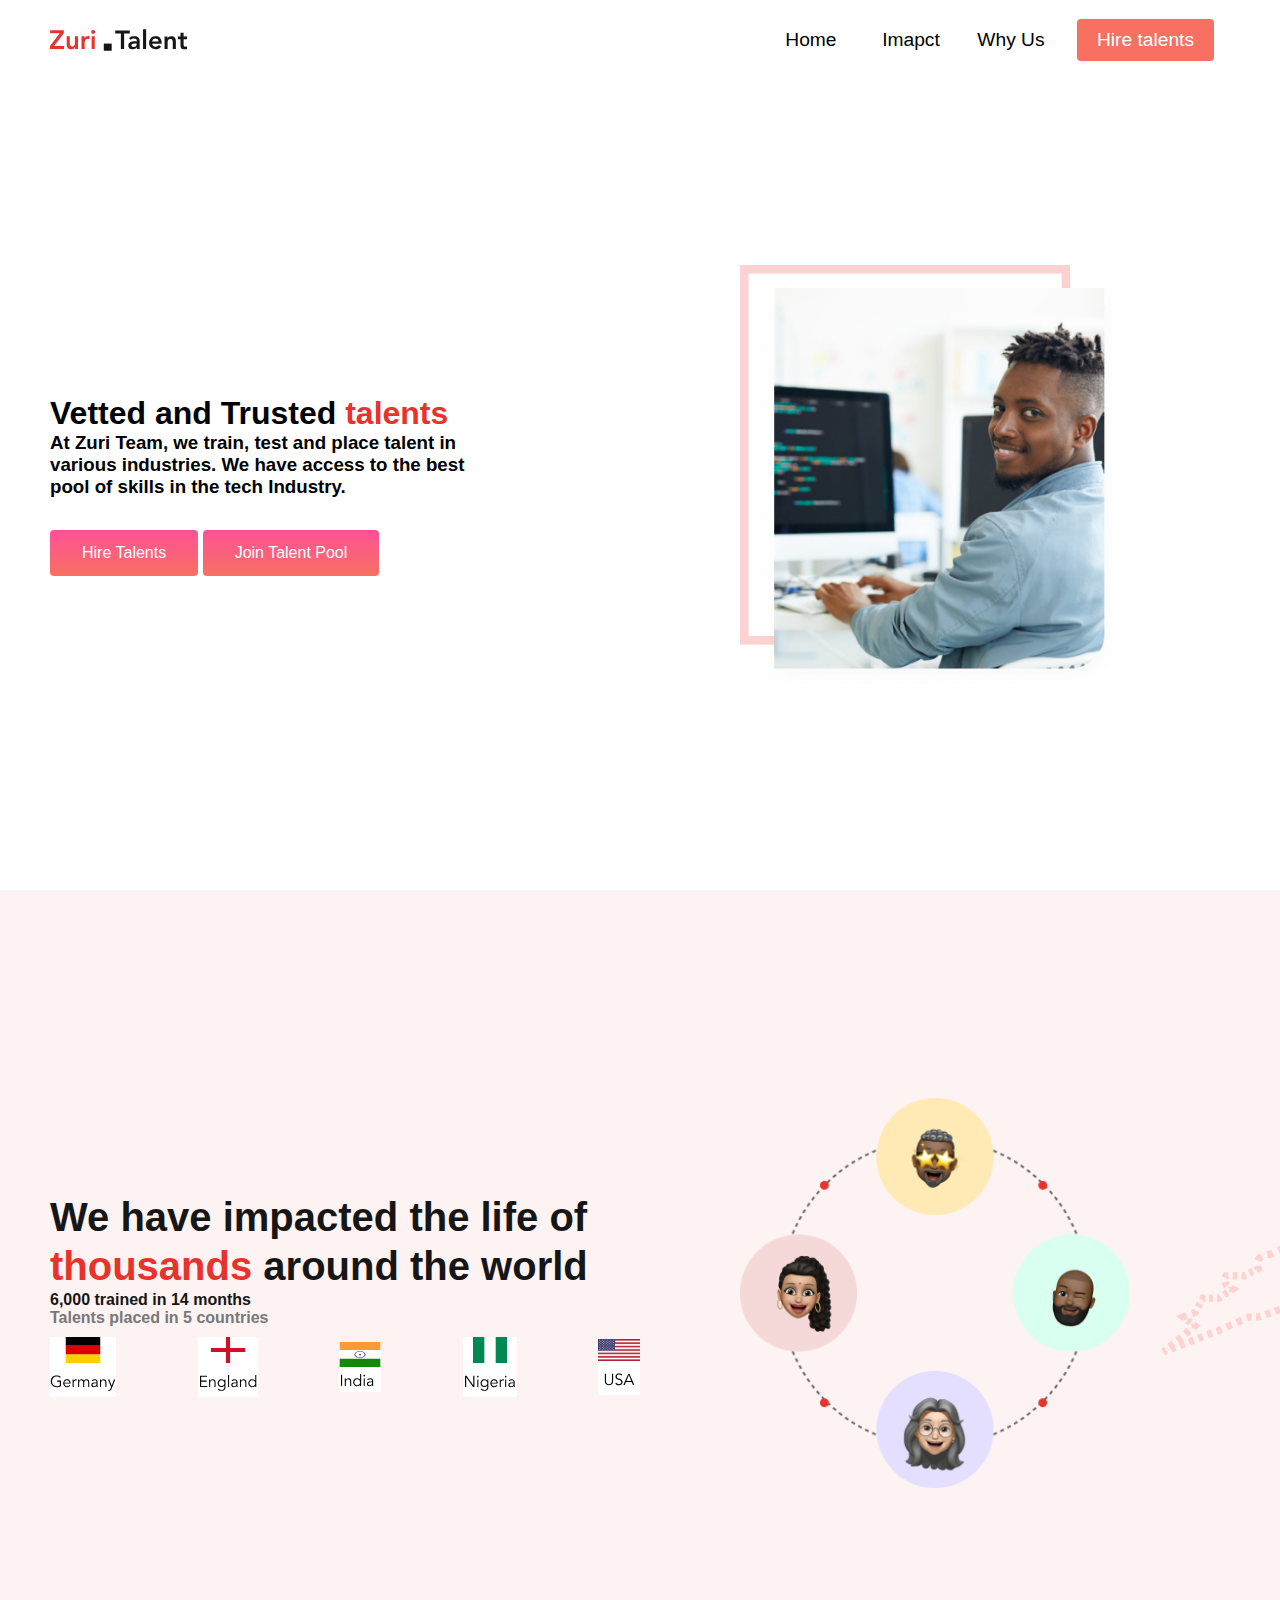
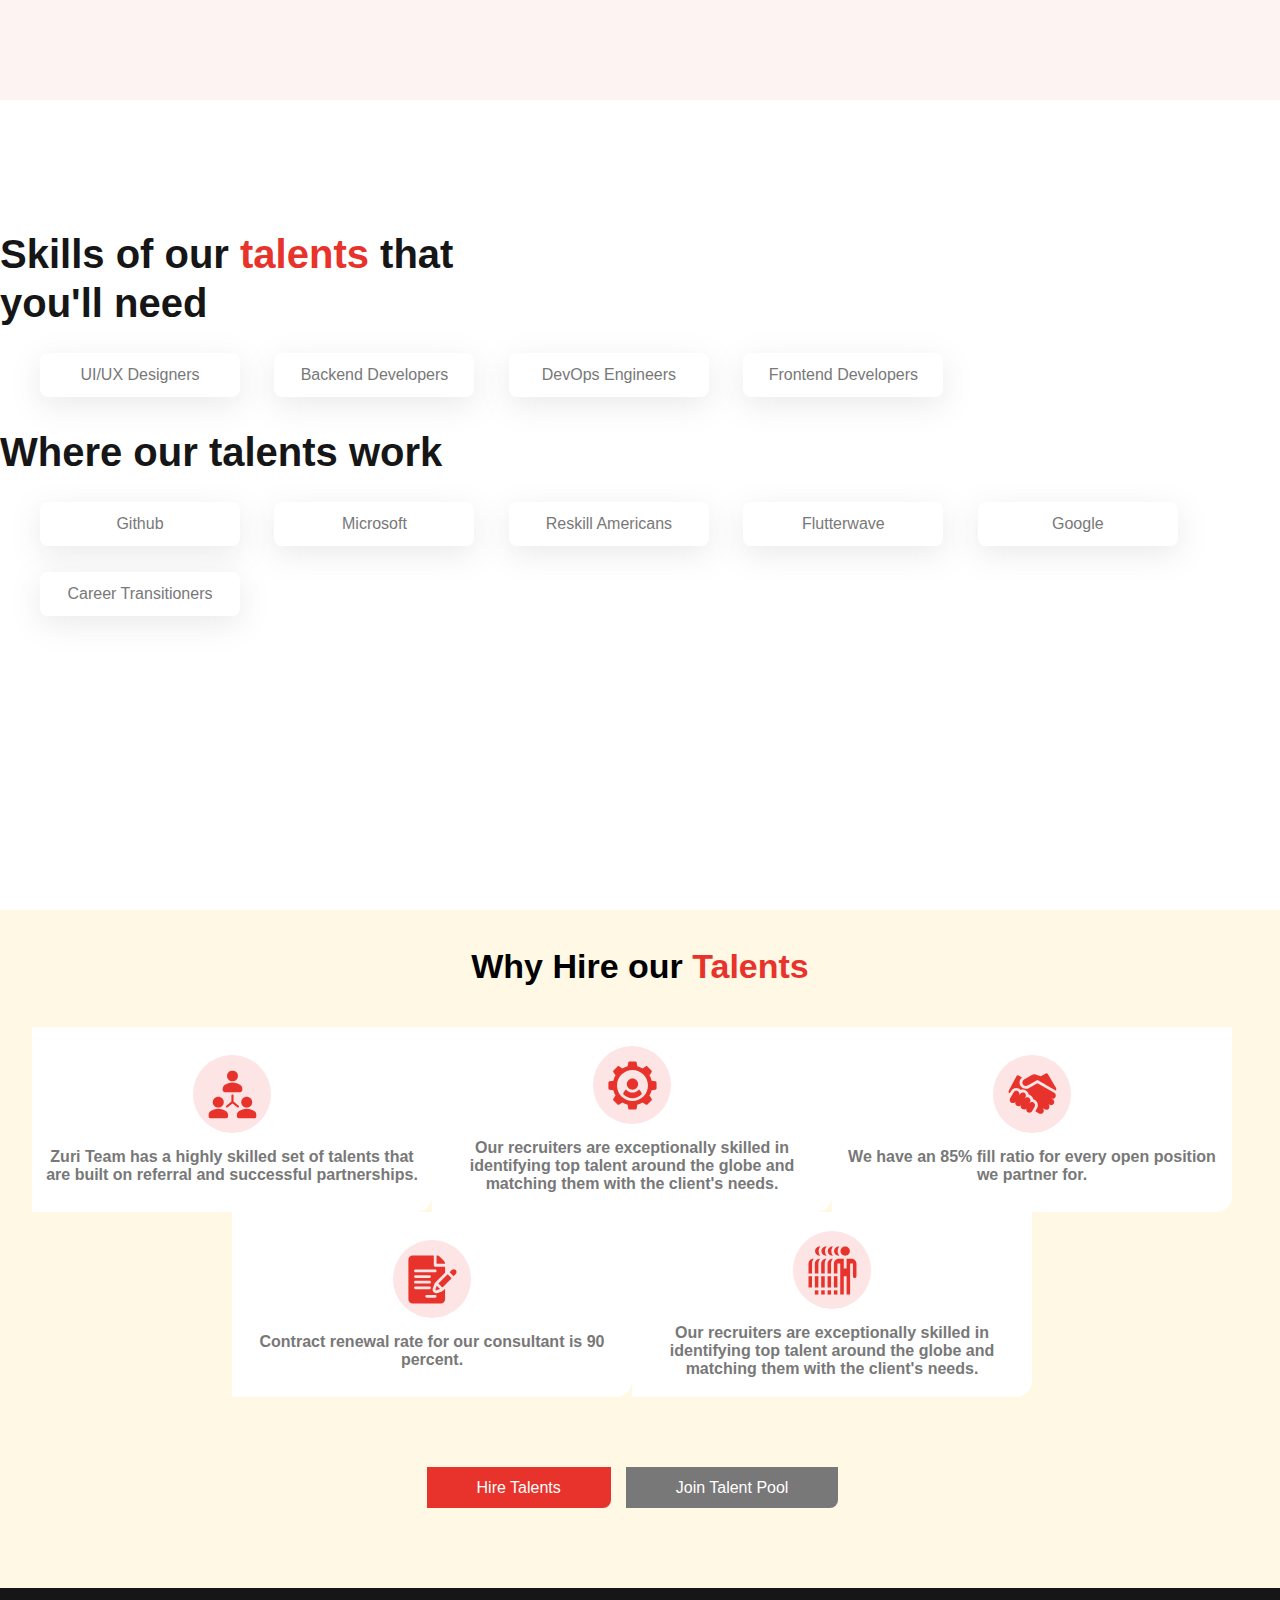
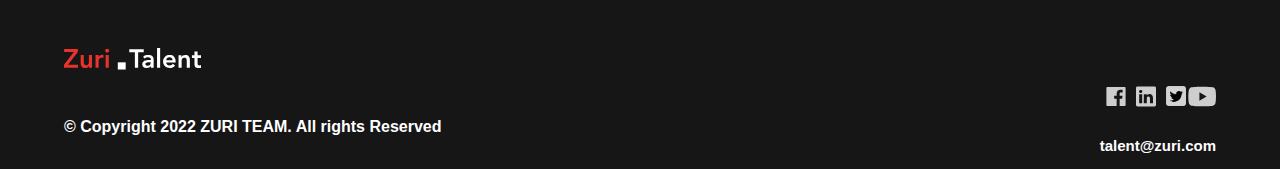
<file: I need Industry experience/index2.html>
<!DOCTYPE html>
<html lang="en">
<head>
    <meta charset="utf-8" />
    <link rel="icon" href="/favicon.ico" />
    <meta name="viewport" content="width=device-width,initial-scale=1" />
    <meta name="theme-color" content="#000000" />
    <meta name="Zuri training by ingressive for good" content=" Basic introduction to software development and design aimed at complete beginners which anyone can join." />
    <link rel="”preload”" href="/fonts/Graphik-Medium.woff2" />
    <link rel="”preload”" href="/fonts/Graphik-Semibold.woff2" />
    <link rel="”preload”" href="/fonts/Graphik-Regular.woff2" />
    <link rel="apple-touch-icon" href="/logo192.jpg" />
    <link rel="manifest" href="/manifest.json" />
    <title>Zuri</title>
    <meta name="title" content="Basic introduction to software development and design aimed at complete beginners which anyone can join. ">
    <meta name="description" content="Basic introduction to software development and design aimed at complete beginners which anyone can join.">
    <meta property="og:type" content="website">
    <meta property="og:url" content="">
    <meta property="og:title" content="Basic introduction to software development and design aimed at complete beginners which anyone can join. ">
    <meta property="og:description" content="Basic introduction to software development and design aimed at complete beginners which anyone can join.">
    <meta property="og:image" content="./zuri.jpeg">
    <meta property="twitter:card" content="summary_large_image">
    <meta property="twitter:url" content="">
    <meta property="twitter:title" content="Basic introduction to software development and design aimed at complete beginners which anyone can join. ">
    <meta property="twitter:description" content="Basic introduction to software development and design aimed at complete beginners which anyone can join.">
    <link rel="stylesheet" href="style.css">
    <link href="http://fonts.cdnfonts.com/css/graphik" rel="stylesheet">
                
</head>
<body>
    <nav class="navbar">
        <div class="navbar__container">
            <a href="/" id="navbar__logo"><img src="./images/logo2.svg"></a>
            <div class="navbar__toggle" id="mobile-menu">
                <span class="bar"></span>
                <span class="bar"></span>
                <span class="bar"></span>
            </div>
            <ul class="navbar__menu">
                <li class="navbar__item">
                    <a href="/" class="navbar__links">Home</a>
                </li>
                <li class="navbar__item">
                    <a href="/tech.html" class="navbar__links">Imapct</a>
                </li>
                <li class="navbar__item">
                    <a href="/" class="navbar__links">Why Us</a>
                </li>
                <li class="navbar__btn">
                    <a href="/" class="button">Hire talents</a>
                </li>
            </ul>
        </div>
    </nav>
    <div class="main">
        <div class="main__container">
            <div class="main__content">
                <p><h1>Vetted and Trusted <span style="color: rgb(231, 51, 43);"> talents</span></h1></p>
                <p><h3>At Zuri Team, we train, test and place talent in</br>various industries. We have access to the best</br>pool of skills in the tech Industry.</h3></p>
                <button class="main__btn"><a href="">Hire Talents</a></button>
                <button class="main__btn"><a href="">Join Talent Pool</a></button>
            </div>
            <div class="main__img--container">
              <img src="./images/section1.png" alt="pic" id="main__img">  
            </div>
        </div>
    </div>
    
    <div class="main2">
        <div class="main__container2">
            <div class="main__content2">
                <p><h1>We have impacted the life of <span style="color: rgb(231, 51, 43);">thousands </span>around the world</h1></p>
                <p><h4>6,000 trained in 14 months</h4></p>
                <p><h4><span>Talents placed in 5 countries</span></h4></p>
                <nav>
                    <ul class="country">
                        <li class="bar" alt width="75%"><img src="./images/GER.svg"></li>
                        <li class="bar" alt width="75%"><img src="./images/ENG.svg"></li>
                        <li class="bar" alt width="75%"><img src="./images/ind.svg"></li>
                        <li class="bar" alt width="75%"><img src="./images/NIG.svg"></li>
                        <li class="bar" alt width="75%"><img src="./images/ussa.svg"></li>
                    </ul>
                </nav>
            </div>
            <div class="main__img--container">
              <img src="./images/section2.png" alt="pic" id="main__img">
            </div>
        </div>
        <div class="main3">
            <div class="main__container3">
                <div class="main__content3">
                    <p><h1>Skills of our <span style="color: rgb(231, 51, 43);">talents</span> that</br>you'll need</h1></p>
                    <div class="col">
                        <div class="card card1">
                            <h5>UI/UX Designers</h5>
                        </div>
                        <div class="card card2">
                            <h5>Backend Developers</h5>
                        </div>
                        <div class="card card3">
                            <h5>DevOps Engineers</h5>
                        </div>
                        <div class="card card4">
                            <h5>Frontend Developers</h5>
                        </div>
                    </div>
                    <h1 class="four">Where our talents work</h1>
                    <div class="col">
                        <div class="card card1">
                            <h5>Github</h5>
                        </div>
                        <div class="card card2">
                            <h5>Microsoft</h5>
                        </div>
                        <div class="card card3">
                            <h5>Reskill Americans</h5>
                        </div>
                        <div class="card card4">
                            <h5>Flutterwave</h5>
                        </div>
                        <div class="card card4">
                            <h5>Google</h5>
                        </div>
                        <div class="card card4">
                            <h5>Career Transitioners</h5>
                        </div>
                    </div>
                </div>
            </div>
        </div>
    </div>
    <div class="main4">
        <div class="main__container4">
            <div class="main__content4">
                <p style="padding-top: 45px;"><h1>Why Hire our <span style="color: rgb(231, 51, 43);"> Talents</span></h1></p>
            </div>
            <div class="main__section">
                <div class="section">
                    <img src="./images/people.svg" width="78px" alt="">
                    <p style="padding-top: 15px;"><h4>Zuri Team has a highly skilled set of talents that are built on referral and successful partnerships.</h4></p>
                </div>
                <div class="section">
                    <img src="./images/mech.svg" width="78px" alt="">
                    <p style="padding-top: 15px;"><h4>Our recruiters are exceptionally skilled in identifying top talent around the globe and matching them with the client's needs.</h4></p>
                </div>
                <div class="section">
                    <img src="./images/hand.svg" width="78px" alt="">
                    <p style="padding-top: 15px;"><h4>We have an 85% fill ratio for every open position we partner for.</h4></p>
                </div>
                <div class="section">
                    <img src="./images/write.svg" width="78px" alt="">
                    <p style="padding-top: 15px;"><h4>Contract renewal rate for our consultant is 90 percent.</h4></p>
                </div>
                <div class="section">
                    <img src="./images/many.svg" width="78px" alt="">
                    <p style="padding-top: 15px;"><h4>Our recruiters are exceptionally skilled in identifying top talent around the globe and matching them with the client's needs.</h4></p>
                </div>
            </div>
            <div class="buttonn">
                <button class="main__button1"><a href="">Hire Talents</a></button>
                <button class="main__button2"><a href="">Join Talent Pool</a></button>
            </div>
        </div>
    </div>

    <div class="main5">
        <div class="main__container5">
            <div class="main__content5">
                <a href="/" id="logo"><img src="./images/logo22.svg"></a>
                <p><h4>© Copyright 2022 ZURI TEAM. All rights Reserved</h4></p>
            </div>
            <div class="socials">
                <a href="">
                    <img src="./images/facebook.svg">
                </a>
                <a href="">
                    <img src="./images/linkd.svg">
                </a>
                <a class="tw" href="">
                    <img src="./images/twit.png">
                </a>
                <a href="">
                    <img src="./images/youtube.svg">
                </a>
            </div>
            <div class="mail">
                <p><h4>talent@zuri.com</h4></p>
            </div>
        </div>
    </div>
</body>
</html>
</file>
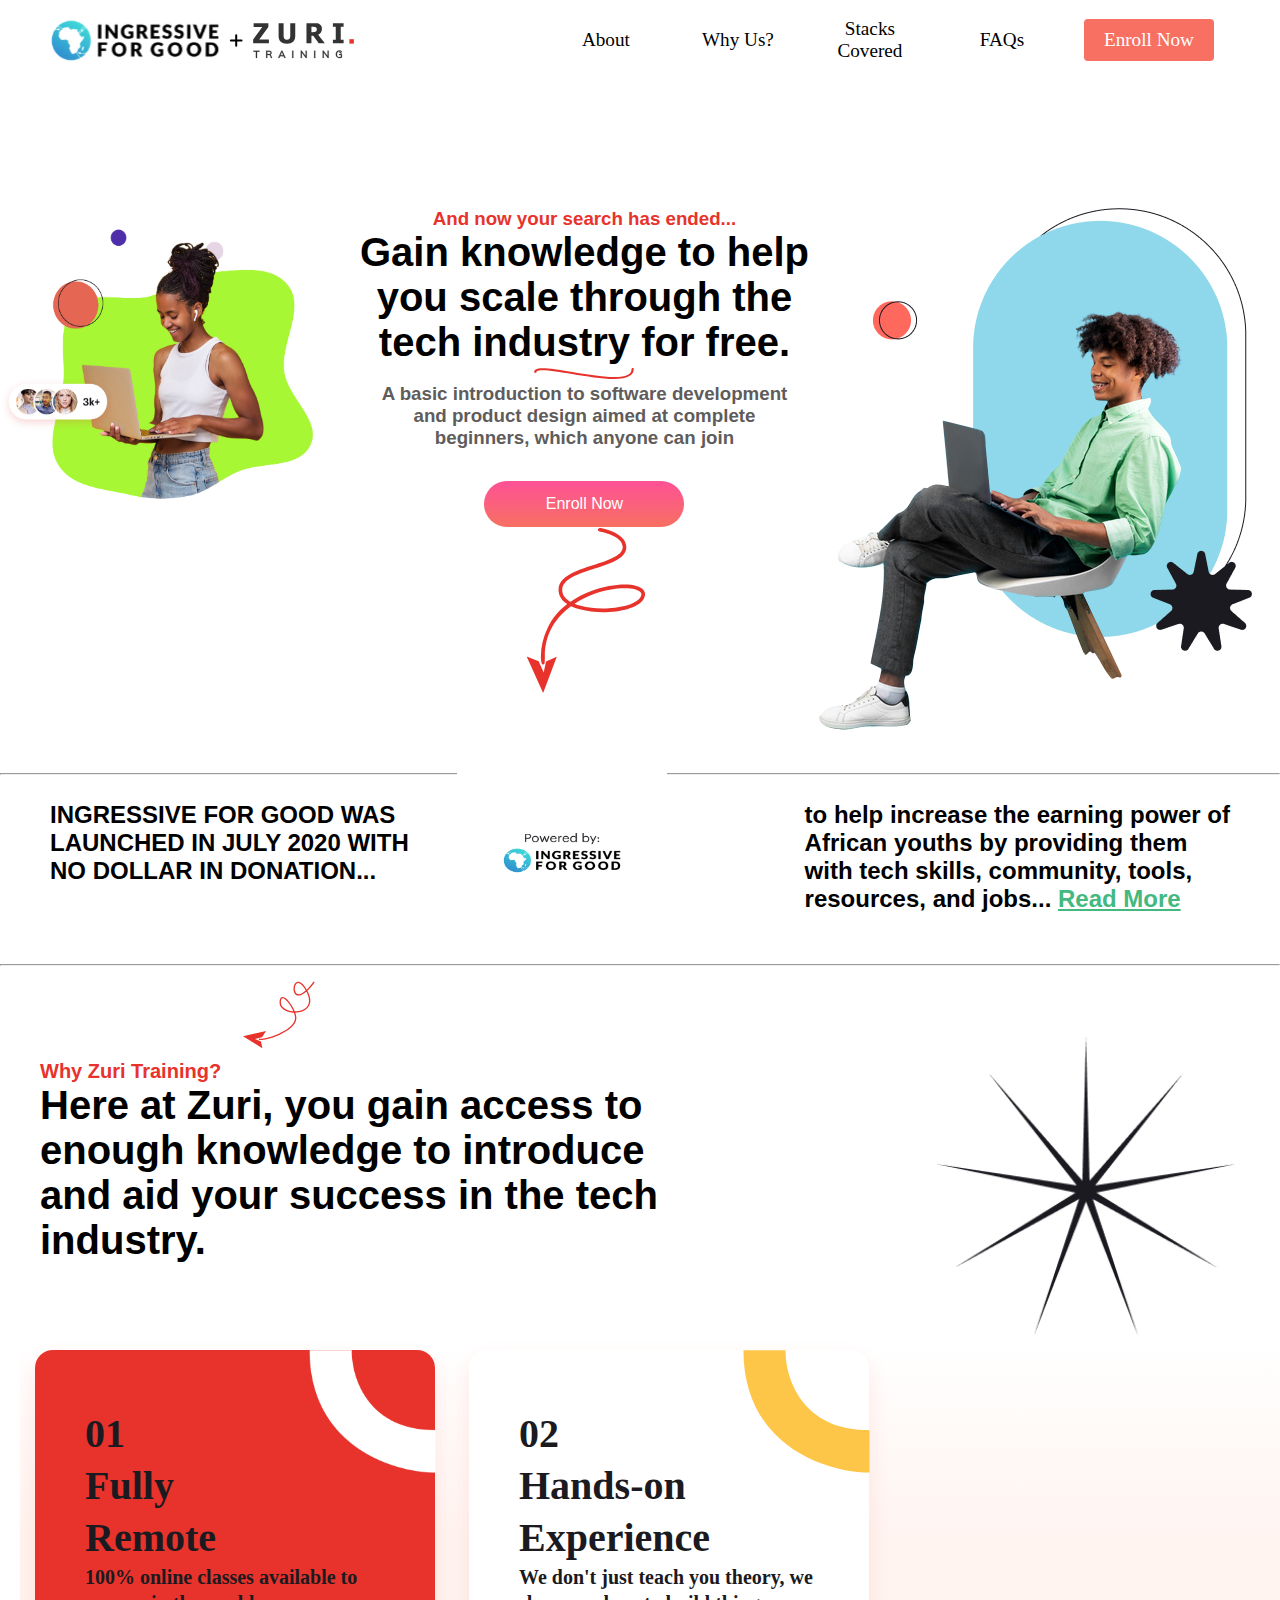
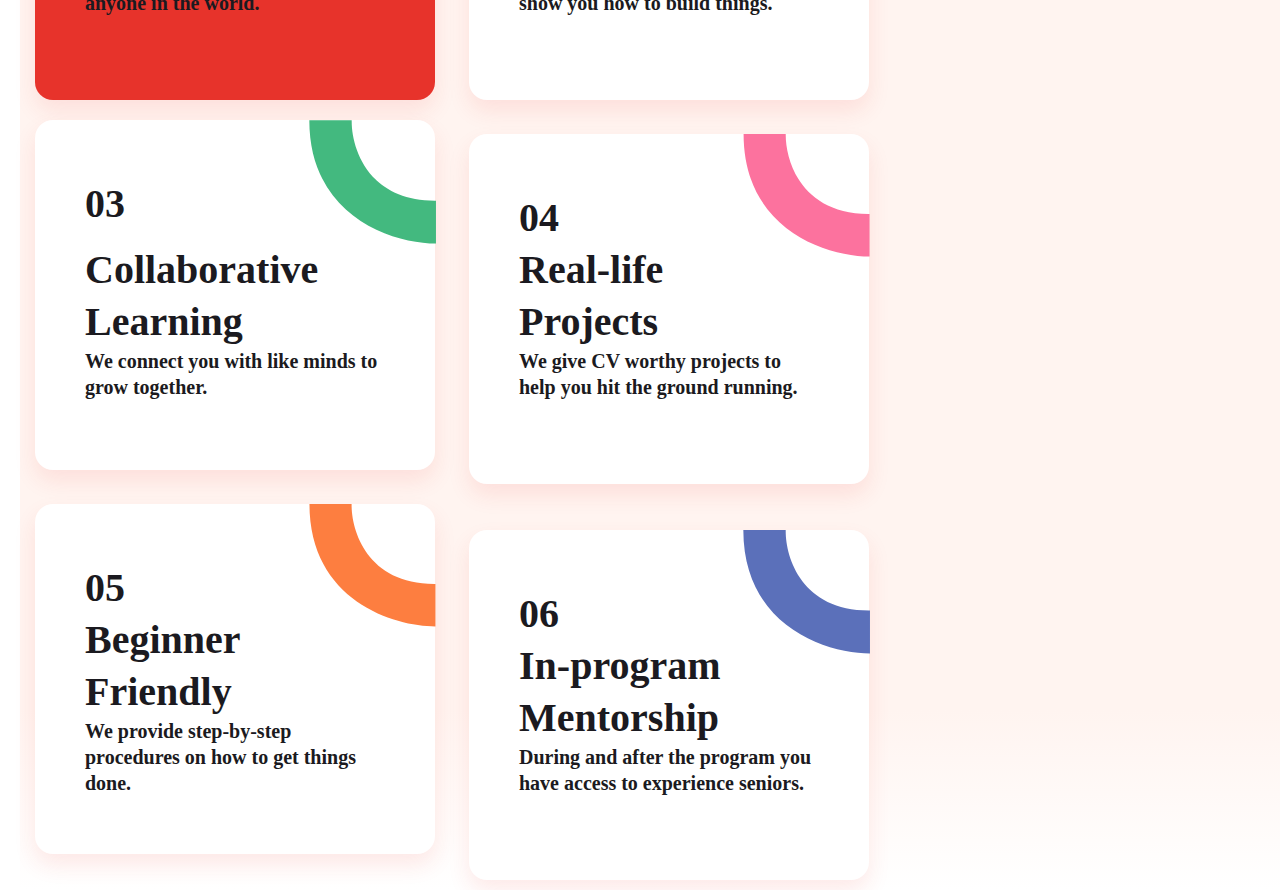
<file: I'm new in the industry/index1.html>
<!DOCTYPE html>
<html lang="en">
<head>
    <meta charset="UTF-8">
    <meta http-equiv="X-UA-Compatible" content="IE=edge">
    <meta name="viewport" content="width=device-width, initial-scale=1.0">
    <title>Document</title>
    <link rel="stylesheet" href="style1.css">
    <link href="http://fonts.cdnfonts.com/css/graphik" rel="stylesheet">
                
</head>
<body>
    <nav class="navbar">
        <div class="navbar__container">
            <a href="/" id="navbar__logo"><img src="./images/logo.svg"></a>
            <div class="navbar__toggle" id="mobile-menu">
                <span class="bar"></span>
                <span class="bar"></span>
                <span class="bar"></span>
            </div>
            <ul class="navbar__menu">
                <li class="navbar__item">
                    <a href="/" class="navbar__links">About</a>
                </li>
                <li class="navbar__item">
                    <a href="/tech.html" class="navbar__links">Why Us?</a>
                </li>
                <li class="navbar__item">
                    <a href="/" class="navbar__links">Stacks Covered</a>
                </li>
                <li class="navbar__item">
                    <a href="/" class="navbar__links">FAQs</a>
                </li>
                <li class="navbar__btn">
                    <a href="/" class="button">Enroll Now</a>
                </li>
            </ul>
        </div>
    </nav>

    <div class="main">
        <div class="main__left">
            <img src="./images/lady1.jpg" class="img">
        </div>
        <div class="main__middle">
            <p><h3><span style="color: rgb(231, 51, 43);">And now your search has ended...</span></h3></p>
            <p><h1>Gain knowledge to help</br>you scale through the</br>tech industry for free.</h1></p>
            <img src="./images/line.svg" width="100px">
            <p><h3><span style="color: #5f5c5c;">A basic introduction to software development</br>and product design aimed at complete</br>beginners, which anyone can join</span></h3></p>
            <button class="main__btn"><a href="">Enroll Now</a></button>
            <div class="">
                <img src="./images/section1wire.svg" class="image">
            </div>
        </div>
        <div class="main__right">
            <img src="./images/male1.jpg">
        </div>
    </div>
    <hr>
    <div class="main2">
        <div class="main__left2">
            <p><h2><span style="color: black;">INGRESSIVE FOR GOOD WAS</br>LAUNCHED IN JULY 2020 WITH</br>NO DOLLAR IN DONATION...</span></h1></p>
        </div>
        <div class="main__middle2">
            <img src="./images/ingresive.jpg" class="img">
        </div>
        <div class="main__right2">
            <p><h2><span style="color: black;">to help increase the earning power of</br>African youths by providing them</br>with tech skills, community, tools,</br>resources, and jobs... <a href="">Read More</a></span></h2></p>
        </div>
    </div>
    <hr>
    <div class="main3">
        <div class="main__top">
            <div class="main__top_text">
                <div class="main__top_img">
                    <img src="./images/section3wire.svg" class="img">
                </div>
                <p><h3><span style="color: rgb(231, 51, 43);">Why Zuri Training?</span></h3></p>
                <p><h1><span style="color: black;">Here at Zuri, you gain access to</br>enough knowledge to introduce</br>and aid your success in the tech</br>industry.</span></h1></p>
            </div>
            <div class="main__top_star">
                <img src="./images/Star.jpg" class="img">
            </div>
        </div>
        <div class="row">
            <div class="col">
                <div class="card card1">
                    <img class="box1-image" src="./images/curve1.png" alt="">
                    <h5>01</h5>
                    <h5>Fully Remote</h5>
                    <p>100% online classes available to anyone in the world.</p>
                </div>
                <div class="card card2">
                    <img class="box1-image" src="./images/curve.svg" alt="">
                    <h5>02</h5>
                    <h5>Hands-on Experience</h5>
                    <p>We don't just teach you theory, we show you how to build things.</p>
                </div>
                <div class="card card3">
                    <img class="box1-image" src="./images/curve3.svg" alt="">
                    <h5>03</h5>
                    <h5>Collaborative Learning</h5>
                    <p>We connect you with like minds to grow together.</p>
                </div>
                <div class="card card4">
                    <img class="box1-image" src="./images/curve4.svg" alt="">
                    <h5>04</h5>
                    <h5>Real-life Projects</h5>
                    <p>We give CV worthy projects to help you hit the ground running.</p>
                </div>
                <div class="card card5">
                    <img class="box1-image" src="./images/curve5.svg" alt="">
                    <h5>05</h5>
                    <h5>Beginner Friendly</h5>
                    <p>We provide step-by-step procedures on how to get things done.</p>
                </div>
                <div class="card card6">
                    <img class="box1-image" src="./images/curve6.svg" alt="">
                    <h5>06</h5>
                    <h5>In-program Mentorship</h5>
                    <p>During and after the program you have access to experience seniors.</p>
                </div>
            </div>
        </div>
    </div>
</body>
</html>
</file>
<file: I need Industry experience/style.css>
*{
    box-sizing: border-box;
    margin: 0;
    padding: 0;
    font-family: 'kumbh Sans', sans-serif;
}
.navbar{
    background: #fff;
    height: 80px;
    display: flex;
    justify-content: center;
    align-items: center;
    font-size: 1.2rem;
    position: sticky;
    top: 0;
    z-index: 999;
}
.navbar__container{
    display: flex;
    justify-content: space-between;
    height: 80px;
    z-index: 1;
    width: 100%;
    max-width: 1300px;
    margin: 0 auto;
    padding: 0 50px;
}
#navbar__logo{
    background-color: #ff8177;
    background-image: linear-gradient(to top, #ff0844 0%, #ffb199 100%);
    background-size: 100%;
    -webkit-background-clip: text;
    -moz-background-clip: text;
    -webkit-text-fill-color: transparent;
    -moz-text-fill-color: transparent; 
    display: flex;
    align-items: center;
    cursor: pointer;
    text-decoration: none;
    font-size: 2rem;   
}
.fa-gem{
    margin-right: 0.5rem;
}
.navbar__menu{
    display: flex;
    align-items: center;
    list-style: none;
    text-align: center;
}
.navbar__item{
    height: 80px;
}
.navbar__links{
    color: black;
    display: flex;
    align-items: center;
    justify-content: center;
    text-decoration: none;
    padding: 0 1rem;
    height: 100%;
    width: 100px;
}
.navbar__btn{
    display: flex;
    justify-content: center;
    align-items: center;
    padding: 0 1rem;
    width: 100%;
}
.button{
    display: flex;
    justify-content: center;
    align-items: center;
    text-decoration: none;
    padding: 10px 20px;
    height: 100%;
    width: 100%;
    border: none;
    outline: none;
    border-radius: 4px;
    background: #f77062;
    color: #fff;
}
.button:hover{
    background: #4837ff;
    transition: all 0.3s ease;
}
.navbar__links:hover{
    color: #f77062;
    transition: all 0.3s ease;
}
main{
    background: white
}
.main__container{
    display: grid;
    grid-template-columns: 1fr 1fr;
    align-items: center;
    justify-self: center;
    margin: 0 auto;
    height: 90vh;
    background-color: #fff;
    z-index: 1;
    width: 100%;
    max-width: 1300px;
    padding: 0 50px;
}
.main__content h1{
    font-family: 'Graphik', sans-serif;                                             
}
.main__content h3{
    font-family: 'Graphik', sans-serif;                                            
}
.main__btn{
    font-size: 1rem;
    background-image: linear-gradient(to top, #f77062 0%, #fe5196 100%);
    padding: 14px 32px;
    border: none;
    border-radius: 4px;
    color: #fff;
    margin-top: 2rem;
    cursor: pointer;
    position: relative;
    transition: all 0.35s;
    outline: none;
}
.main__btn a{
    position: relative;
    z-index: 2;
    color: #fff;
    text-decoration: none; 
}
.main__btn:after{
    position: absolute;
    content: '';
    top: 0;
    left: 0;
    width: 0;
    height: 100%;
    background: #4837ff;
    transition: all 0.35s;
    border-radius: 4px;
}
.main__btn:hover{
    color: #fff;
}
.main__btn:hover:after{
    width: 100%;
}
.main__img--container{
    text-align: center;
    background: transparent;
}
#main__img{
    height: 66%;
    width: 66%;
    
}
.main2{
    background-image: url(./images/world.png);
    background-repeat: no-repeat;
    background-size: cover;
    height: 30%;
}
.main__container2{
    display: grid;
    grid-template-columns: 1fr 1fr;
    align-items: center;
    justify-self: center;
    margin: 0 auto;
    height: 90vh;
    z-index: 1;
    width: 100%;
    max-width: 1300px;
    padding: 0 50px;
}
.main__content2 h1{
    color: #161617;
    font-family: 'Graphik', sans-serif;
    font-size: 40px;
    font-style: normal;
    font-weight: 800;
    line-height: 49px;
}
.main__content2 h4{
    color: #161617!important;
    font-family: 'Graphik', sans-serif;
}
.main__content2 h4 span{
    color: #787878!important;
}
.country{
    display: flex;
    align-items: center;
    list-style: none;
    justify-content: space-between;
    margin-top: 10px;
}
.bar{
    background-color: #fff;
}
.main3{
    background-color: #fff;
}
.main__container3{
    align-items: center;
    justify-self: center;
    margin: 0 auto;
    height: 90vh;
    z-index: 1;
    width: 100%;
    max-width: 1300px;
    padding: 100px 0px;
}

.main__content3 h1{
    color: #161617;
    font-family: 'Graphik', sans-serif;
    font-size: 40px;
    font-style: normal;
    font-weight: 800;
    line-height: 49px;
    margin-top: 30px;
}
.col{
    flex-flow: 50%;
}
h5{
    color: #787878;
    font-family: 'Graphik', sans-serif;
    font-size: 19px;
    font-style: normal;
    font-weight: 400;
    line-height: 22px;
    width: 78%;
}
p{
    color: #fff;
    font-size: 11px;
    line-height: 15px;
    
}
.card{
    width: 200px;
    height: 50px;
    display: inline-block;
    border-radius: 10px;
    padding: 15px 25px;
    box-sizing: border-box;
    cursor: pointer;
    margin: 10px 15px;
    background-position: center;
    background-size: cover;
    transition: transform 0.5s;
}
h5{
    color: black;
    background: #fff;
    border-radius: 8px;
    box-shadow: 0 8px 30px hsla(0,0%,48%,.16);
    color: #787878;
    font-family: Graphik;
    font-size: 16px;
    font-style: normal;
    font-weight: 400;
    width: 200px;
    padding: 11px;
    font-family: 'Graphik', sans-serif;
    text-align: center;
    transition: -webkit-transform .3s ease;
    transition: transform .3s ease;
    transition: transform .3s ease,-webkit-transform .3s ease; 
}
.card p{
    font-size: 8px;
    font-family: 'Graphik', sans-serif;
}
.card:hover{
    transform: translateY(-10px);
}
.main4{
    background-color: rgb(255, 248, 229);
    padding-bottom: 80px;
    display: block;
}
.main__content4{
    font-family: Graphik;
    font-size: 17px;
    font-style: normal;
    font-weight: 400;
    line-height: 22px;
    width: 100%;
    text-align: center;
    justify-content: center;
    margin-bottom: 50px;
}
.main__content4 h1{
    font-family: 'Graphik', sans-serif;
}
.main__section{
    box-sizing: border-box;
    display: flex;
    flex-flow: row wrap;
    margin-top: 50px;
    width: calc(100% + 16px);
    margin-left: -16px;
    justify-content: center;
    
}
.section{
    align-items: center;
    background-color: #fff;
    border-radius: 0 0 16px 0;
    display: flex;
    flex-direction: column;
    height: 185px;
    justify-content: center;
    padding: 45px 10px;
    width: 400px;
    text-align: center;
    cursor: pointer;
}
.section h4{
    font-family: 'Graphik', sans-serif;
    color: #787878;
}
.section:hover{
    background-color: black;
}
.section p{
    font-family: 'Graphik', sans-serif;
    font-size: 17px;
    font-style: normal;
    font-weight: 400;
    line-height: 22px;
    width: 85%;
    color: #787878;
}
.buttonn{
    margin-top: 70px;
    justify-content: center;
    display: flex
}
.main__button1{
    background-color: #e7332b;
    border-radius: 0 0 8px 0;
    color: #fff;
    font-family: Graphik;
    font-size: 16px;
    font-style: normal;
    font-weight: 400;
    line-height: 19px;
    margin-right: 15px;
    padding: 11px 50px;
    text-transform: none;
    text-decoration: none;
    border: transparent;
}
.main__button1 a{
    text-decoration: none;
    color: white;
}
.main__button2 a{
    text-decoration: none;
    color: white;
}
.main__button2{
    background-color: #787878;
    border-radius: 0 0 8px 0;
    color: #fff;
    font-family: Graphik;
    font-size: 16px;
    font-style: normal;
    font-weight: 400;
    line-height: 19px;
    margin-right: 15px;
    padding: 11px 50px;
    text-transform: none;
    border: transparent;
}
.main5{
    background-color: rgb(22, 22, 23);
    padding-top: 60px;
    padding-bottom: 5px;
}
.main__content5{
    justify-content: right;
    margin-left: 5%;
}
.main__content5 a{
    color: -webkit-link;
    cursor: pointer;
    text-decoration: underline;
    display: block;
    margin-bottom: 2%;

}
.main__container5{
    justify-content: space-between;
}
.main__content5 p{
    padding: 20px 0px 0px;
    font-size: 15px;
}
.main__content5 h4{
    font-family: 'Graphik', sans-serif;
    color: #fff;
}
.socials{
    justify-content: right;
    display: flex;
    list-style: none;
    margin-right: 5%;
    margin-top: -70px;
    
}
.socials a{
    display: flex;
    justify-content: flex-end;
    width: 30px;
    
}
.tw{
    height: 20px;
    width: 15px;
    justify-content: space-between;
}
.mail{
    justify-content: right;
    display: flex;
    list-style: none;
    padding: 20px 0px 0px;
    margin-top: 10px;
    margin-right: 5%;
    
}
.mail h4{
    font-size: 15px;
    font-family: 'Graphik', sans-serif;
    color: #fff;
    margin-bottom: 10px;
}
</file>
<file: I'm new in the industry/style1.css>
*{
    margin: 0;
    padding: 0;
}
.navbar{
    background: #fff;
    height: 80px;
    display: flex;
    justify-content: center;
    align-items: center;
    font-size: 1.2rem;
    position: sticky;
    top: 0;
    z-index: 999;
}
.navbar__container{
    display: flex;
    justify-content: space-between;
    height: 80px;
    z-index: 1;
    width: 100%;
    max-width: 1300px;
    margin: 0 auto;
    padding: 0 50px;
}
#navbar__logo{
    background-color: #ff8177;
    background-image: linear-gradient(to top, #ff0844 0%, #ffb199 100%);
    background-size: 100%;
    -webkit-background-clip: text;
    -moz-background-clip: text;
    -webkit-text-fill-color: transparent;
    -moz-text-fill-color: transparent; 
    display: flex;
    align-items: center;
    cursor: pointer;
    text-decoration: none;
    font-size: 2rem;   
}
.fa-gem{
    margin-right: 0.5rem;
}
.navbar__menu{
    display: flex;
    align-items: center;
    list-style: none;
    text-align: center;
}
.navbar__item{
    height: 80px;
}
.navbar__links{
    color: black;
    display: flex;
    align-items: center;
    justify-content: center;
    text-decoration: none;
    padding: 0 1rem;
    height: 100%;
    width: 100px;
}
.navbar__btn{
    display: flex;
    justify-content: center;
    align-items: center;
    padding: 0 1rem;
    width: 100%;
}
.button{
    display: flex;
    justify-content: center;
    align-items: center;
    text-decoration: none;
    padding: 10px 20px;
    height: 100%;
    width: 100%;
    border: none;
    outline: none;
    border-radius: 4px;
    background: #f77062;
    color: #fff;
}
.button:hover{
    background: #4837ff;
    transition: all 0.3s ease;
}
.navbar__links:hover{
    color: #f77062;
    transition: all 0.3s ease;
}
.main{
    background: #fff;
    display: flex;
    flex-flow: row wrap;
    margin-top: 10%;
    
}
.main__left .img{
    height: 350px;
    width: 360px;
}
/* .main__right .img2{
    height: 0px;
    width: 0px;
} */
.main__middle{
    justify-content: center;
    text-align: center;
}
.main__middle h1{
    font-size: 40px;
    align-items: center;
    font-family: 'Graphik', sans-serif;
    color: #000;
                                                
}
.main__middle h3{
    font-family: 'Graphik', sans-serif;
                                                
}
  
.main__btn{
    font-size: 1rem;
    background-image: linear-gradient(to top, #f77062 0%, #fe5196 100%);
    padding: 14px 32px;
    border: none;
    border-radius: 25px;
    color: #fff;
    margin-top: 2rem;
    cursor: pointer;
    position: relative;
    transition: all 0.35s;
    outline: none;
    width: 200px;
}
.main__btn a{
    position: relative;
    z-index: 2;
    color: #fff;
    text-decoration: none; 
}
.main__btn:after{
    position: absolute;
    content: '';
    top: 0;
    left: 0;
    width: 0;
    height: 100%;
    background: #4837ff;
    transition: all 0.35s;
    border-radius: 25px;
}
.main__btn:hover{
    color: #fff;
}
.main__btn:hover:after{
    width: 100%;
}
.main2{
    display: flex;
    flex-flow: row wrap;
    margin-top: 2%;
    justify-content: space-between;
    background: #fff
}
.main__left2{
    margin-left: 50px;
}
.main__left2 h2{
    font-family: 'Graphik', sans-serif;
}
.main__right2 h2{
    font-family: 'Graphik', sans-serif;
}
.main__middle2 img{
    justify-content: center;
    width: 70%;
    height: 100%;
    align-items: center;
    margin-top: -30px;
}
.main__right2{
    margin-right: 50px;
}
.main__right2 a{
    color: #43b97f;
    cursor: pointer;
}
.main3{
    margin-top: 10px;
}
.main__top{
    display: flex;
}
.main__top_img img{
    height: 80px;
    justify-content: center;
    margin-left: 190px;
}  
.main__top_text{
    margin-left: 40px;
    width: 70%;
}  
.main__top_text h1{
    font-size: 40px;
    width: 1400px;
    font-family: 'Graphik', sans-serif;
}
.main__top_text h3{
    font-size: 20px;
    font-family: 'Graphik', sans-serif;
}
.main__top_star img{
    width: 300px;
    height: 300px;
    align-items: center;
    margin-top: 60px;
}
.col{
    flex-flow: 50%;
    background: linear-gradient(180deg,rgba(255,244,240,0),#fff4f0 17.19%,#fff4f0 84.37%,rgba(255,244,240,0))!important;
    margin-left: 20px;
}
h1{
    color: #fff;
    font-size: 100px;
    font-family: 'Graphik', sans-serif;
}
p{
    color: #fff;
    font-size: 11px;
    line-height: 15px;
    font-family: 'Graphik', sans-serif;
}
button{
    width: 180px;
    color: #000;
    font-size: 12px;
    padding: 12px 0;
    background: #fff;
    border: 0;
    border-radius: 20px;
    outline: none;
    margin-top: 30px;
}
.card{
    width: 400px;
    height: 350px;
    display: inline-block;
    border-radius: 10px;
    padding: 15px 25px;
    box-sizing: border-box;
    cursor: pointer;
    margin: 10px 15px;
    background-position: center;
    background-size: cover;
    transition: transform 0.5s;
}
.card:hover{
    transform: translateY(-10px);
}
h5{
   color: #fff;
   font-family: 'Graphik', sans-serif;
}
.card p{
    font-size: 8px;
    font-family: 'Graphik', sans-serif;
}
.box1-image {
    display: flex!important;
    float: right!important;
    margin-right: -49px!important;
    margin-top: -58px!important;
    width: 42%!important;
}
.card1{
    background: #e7332b;
    border-radius: 18px!important;
    box-shadow: 0 11px 22px rgb(231 51 43 / 10%);
    padding: 58px 48px 93px 50px!important;
}
.card2{
    background: #fff;
    border-radius: 18px!important;
    box-shadow: 0 11px 22px rgb(231 51 43 / 10%);
    padding: 58px 48px 93px 50px!important;
}
.card3{
    background: #fff;
    border-radius: 18px!important;
    box-shadow: 0 11px 22px rgb(231 51 43 / 10%);
    padding: 58px 48px 93px 50px!important;
}
.card4{
    background: #fff;
    border-radius: 18px!important;
    box-shadow: 0 11px 22px rgb(231 51 43 / 10%);
    padding: 58px 48px 93px 50px!important;
}
.card5{
    background: #fff;
    border-radius: 18px!important;
    box-shadow: 0 11px 22px rgb(231 51 43 / 10%);
    padding: 58px 48px 93px 50px!important;
}
.card6{
    background: #fff;
    border-radius: 18px!important;
    box-shadow: 0 11px 22px rgb(231 51 43 / 10%);
    padding: 58px 48px 93px 50px!important;
}
.card h5{
    color: #1b1a20!important;
    font-family: Graphik!important;
    font-size: 40px!important;
    font-style: normal!important;
    font-weight: 700!important;
    line-height: 130%!important;
}
.card p{
    color: #1b1a20!important;
    font-family: Graphik!important;
    font-size: 20px!important;
    font-style: normal!important;
    font-weight: 700!important;
    line-height: 130%!important;
}
</file>
